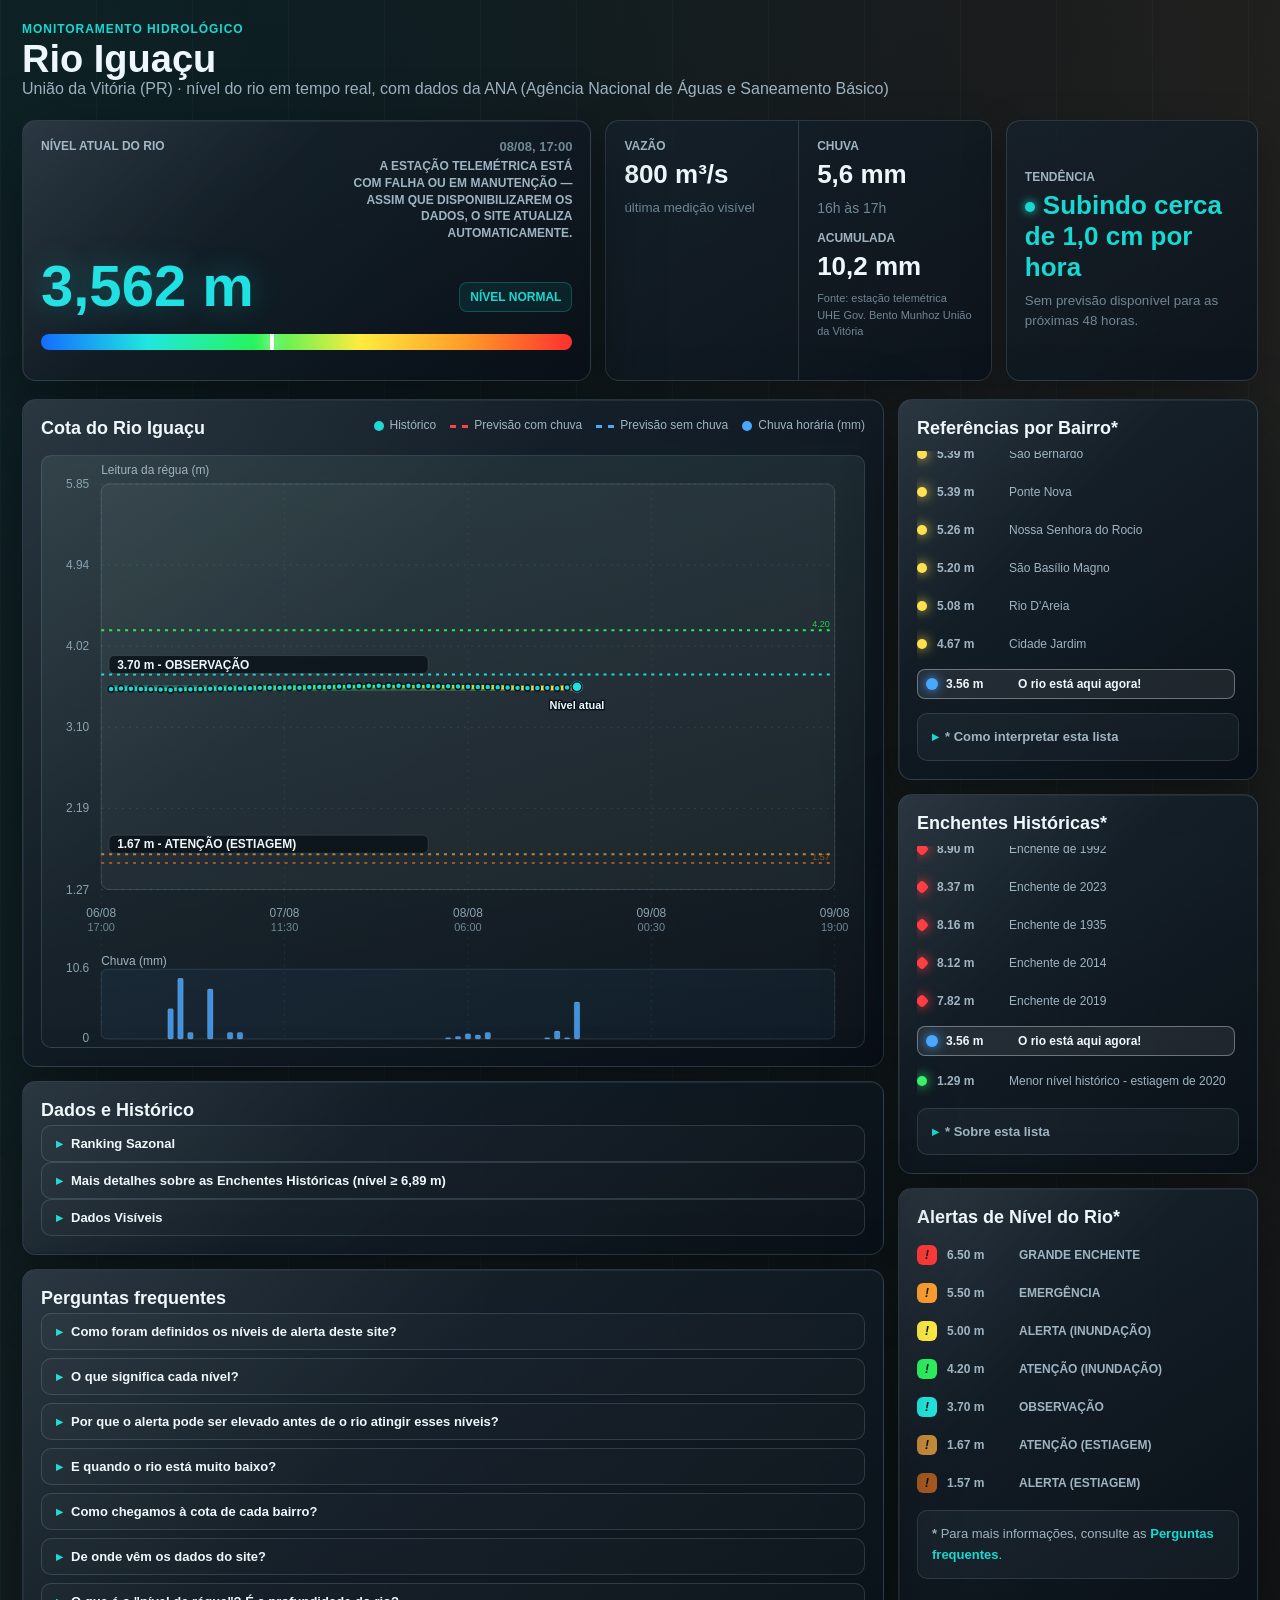
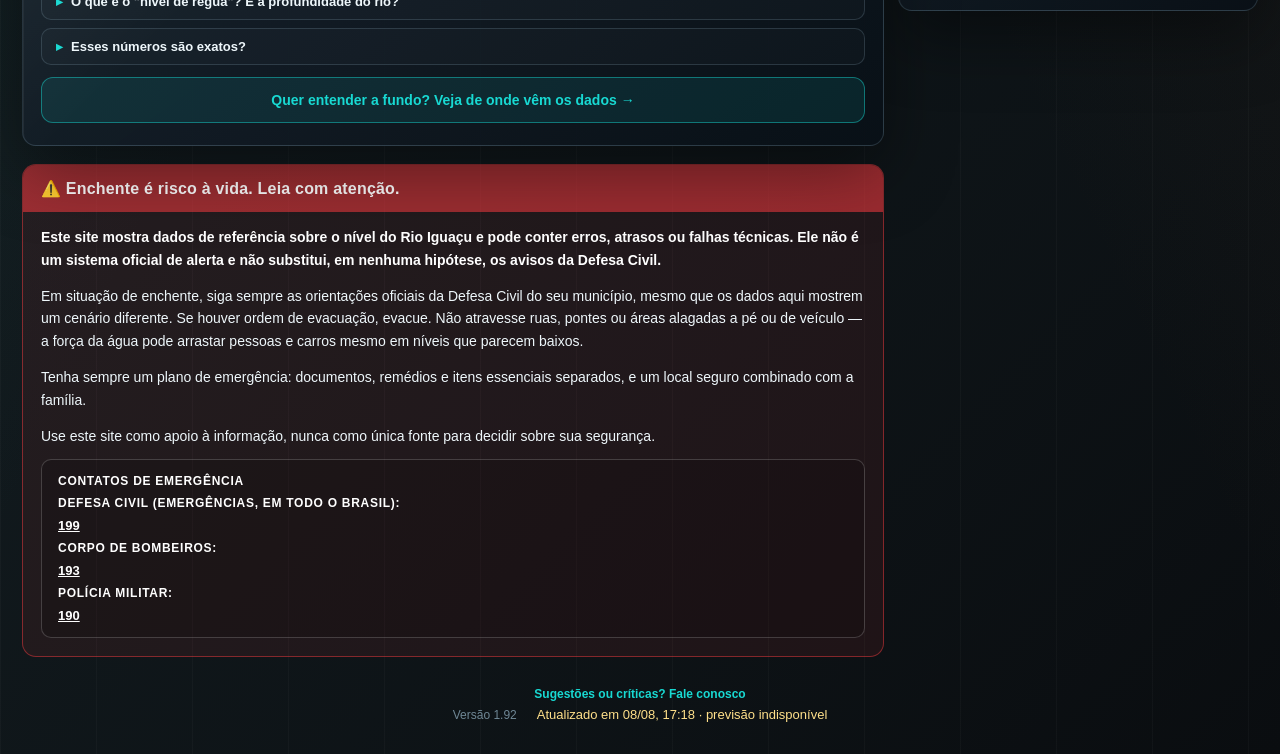
<file: public/index.html>
<!doctype html>
<html lang="pt-BR">
<head>
<meta charset="utf-8">
<meta name="viewport" content="width=device-width, initial-scale=1">
<title>Nível do Rio Iguaçu Hoje - União da Vitória e Porto União | Monitor em Tempo Real</title>
<meta name="description" content="Nível do Rio Iguaçu em tempo real em União da Vitória (PR) e Porto União (SC): cota atual, vazão, chuva, previsão de 48h e alertas de enchente, com dados oficiais da ANA.">
<link rel="canonical" href="https://rioiguacu.com/">
<link rel="icon" href="/favicon.ico" sizes="any">
<link rel="icon" type="image/png" sizes="32x32" href="/favicon-32x32.png">
<link rel="icon" type="image/png" sizes="16x16" href="/favicon-16x16.png">
<link rel="apple-touch-icon" sizes="180x180" href="/apple-touch-icon.png">
<link rel="icon" type="image/png" sizes="192x192" href="/android-chrome-192x192.png">
<link rel="icon" type="image/png" sizes="512x512" href="/android-chrome-512x512.png">
<meta property="og:type" content="website">
<meta property="og:url" content="https://rioiguacu.com/">
<meta property="og:title" content="Rio Iguaçu Hoje: nível, vazão, chuva e alerta de enchente em tempo real">
<meta property="og:description" content="Site gratuito e público pra acompanhar o Rio Iguaçu em União da Vitória (PR) e Porto União (SC): cota atual, vazão, chuva, previsão de 48h e alertas de enchente, com dados oficiais da ANA, atualizados a cada 5 minutos.">
<meta property="og:image" content="https://rioiguacu.com/og-image.png">
<meta property="og:image:width" content="630">
<meta property="og:image:height" content="630">
<meta property="og:image:alt" content="Logo do Rio Iguaçu Hoje">
<meta property="og:locale" content="pt_BR">
<meta name="twitter:card" content="summary">
<meta name="twitter:title" content="Rio Iguaçu Hoje: nível, vazão, chuva e alerta de enchente em tempo real">
<meta name="twitter:description" content="Site gratuito e público pra acompanhar o Rio Iguaçu em União da Vitória (PR) e Porto União (SC): cota atual, vazão, chuva, previsão de 48h e alertas de enchente, com dados oficiais da ANA.">
<meta name="twitter:image" content="https://rioiguacu.com/og-image.png">
<link rel="stylesheet" href="styles.css?v=1.93">
<script type="application/ld+json">
{
"@context": "https://schema.org",
"@type": "WebSite",
"name": "Monitor Rio Iguaçu",
"url": "https://rioiguacu.com/",
"description": "Monitoramento em tempo real do nível do Rio Iguaçu em União da Vitória (PR) e Porto União (SC), com dados oficiais da ANA (Agência Nacional de Águas e Saneamento Básico).",
"inLanguage": "pt-BR",
"about": {
"@type": "Place",
"name": "Rio Iguaçu em União da Vitória e Porto União"
}
}
</script>
</head>
<body>
<main class="shell">
<header class="topbar">
<div>
<p class="eyebrow">Monitoramento Hidrológico</p>
<h1>Rio Iguaçu</h1>
<p class="subtitle">União da Vitória (PR) · nível do rio em tempo real, com dados da ANA (Agência Nacional de Águas e Saneamento Básico)</p>
<p class="source-note" id="sourceNote"></p>
</div>
</header>

<section class="hero-grid">
<article class="level-card depth" data-nosnippet>
<div class="card-head">
<span>Nível atual do rio</span>
<div class="card-head-time">
<strong id="lastTime">--/-- --:--</strong>
<span id="delayWarning" class="delay-warning" hidden>A estação telemétrica está com falha ou em manutenção — assim que disponibilizarem os dados, o site atualiza automaticamente.</span>
</div>
</div>
<div class="level-wrap">
<div id="levelValue" class="level-value">--,-- m</div>
<div id="levelBadge" class="level-badge">Aguardando dados</div>
</div>
<div class="gauge">
<div class="gauge-fill"></div>
<div id="gaugeMarker" class="gauge-marker"></div>
</div>
</article>

<article class="metric-card metric-split" data-nosnippet>
<div class="metric-block">
<span>Vazão</span>
<strong id="flowValue">-- m³/s</strong>
<small>última medição visível</small>
</div>
<div class="metric-block">
<span>Chuva</span>
<strong id="rainValue">-- mm</strong>
<small id="rainHora" class="rain-hora">--h às --h</small>
<span class="rain-accum-label">Acumulada</span>
<strong id="rainAccum">-- mm</strong>
<small class="rain-fonte">Fonte: estação telemétrica UHE Gov. Bento Munhoz União da Vitória</small>
</div>
</article>

<article class="metric-card" data-nosnippet>
<span>Tendência</span>
<strong id="trendValue">--</strong>
<small id="forecastAlert">previsão em análise</small>
</article>
</section>

<section class="main-grid">
<article class="chart-panel depth">
<div class="panel-title">
<div>
<h2>Cota do Rio Iguaçu</h2>
</div>
<div class="legend-mini">
<span><i class="dot history"></i>Histórico</span>
<span id="legendForecastSingle" hidden><i class="line wet"></i>Previsão</span>
<span id="legendForecastWet"><i class="line wet"></i>Previsão com chuva</span>
<span id="legendForecastDry"><i class="line dry"></i>Previsão sem chuva</span>
<span><i class="dot rain"></i>Chuva horária (mm)</span>
</div>
</div>
<div class="chart-wrap">
<div id="chart" class="chart"></div>
<div id="chartTooltip" class="chart-tooltip" hidden></div>
</div>
<pre id="diagnosticBox" class="diagnostic" hidden></pre>
</article>

<aside class="side-panel">
<article class="references depth">
<h2>Referências por Bairro*</h2>
<div id="bairrosList" class="reference-list"></div>
<details class="reference-note">
<summary><span class="note-mark">*</span> Como interpretar esta lista</summary>
<p>A cota de cada bairro mostra com quantos metros na régua do rio a água começa a alcançar os primeiros terrenos daquele bairro (as partes mais baixas). É um valor aproximado e estimado — não deve ser tomado como certeza: a situação real pode variar conforme a localização e a altura do seu terreno dentro do bairro — há casas que a água alcança antes, e outras bem depois. O cálculo usa os endereços do Censo do IBGE e o mapa de altitudes do terreno do Governo do Paraná. Estas informações não substituem os avisos oficiais: em caso de emergência, siga sempre a Defesa Civil (fone 199).</p>
</details>
</article>
<article class="references depth">
<h2>Enchentes Históricas*</h2>
<div id="enchentesList" class="reference-list"></div>
<details class="reference-note">
<summary><span class="note-mark">*</span> Sobre esta lista</summary>
<p>Maiores enchentes já registradas e o menor nível histórico, para comparação com o nível atual do rio.</p>
</details>
</article>
<article class="alerts depth">
<h2>Alertas de Nível do Rio*</h2>
<div id="alertList" class="alert-list"></div>
<p class="reference-note"><span class="note-mark">*</span> Para mais informações, consulte as <a href="#faqSection">Perguntas frequentes</a>.</p>
</article>
</aside>

<section class="tabs-panel depth">
<h2>Dados e Histórico</h2>
<div class="faq-list">

<details class="faq-item">
<summary>Ranking Sazonal</summary>
<div class="ranking-grid" style="margin-top:10px;">
<p class="subtitle rank-sub-1" style="margin-bottom:6px;"><strong>Todos os anos</strong> — em que mês o rio atingiu o pico de cada ano (o nível mais alto do ano) · 1930–2025</p>
<div class="table-wrap table-wrap-full rank-table-1">
<table>
<thead><tr><th>Mês</th><th>Anos em que foi o pico do ano</th></tr></thead>
<tbody>
<tr><td>Outubro</td><td>20</td></tr>
<tr><td>Junho</td><td>13</td></tr>
<tr><td>Julho</td><td>9</td></tr>
<tr><td>Maio</td><td>8</td></tr>
<tr><td>Agosto</td><td>8</td></tr>
<tr><td>Dezembro</td><td>8</td></tr>
<tr><td>Janeiro</td><td>7</td></tr>
<tr><td>Setembro</td><td>7</td></tr>
<tr><td>Março</td><td>5</td></tr>
<tr><td>Fevereiro</td><td>4</td></tr>
<tr><td>Novembro</td><td>4</td></tr>
<tr><td>Abril</td><td>3</td></tr>
</tbody>
</table>
</div>
<p class="subtitle rank-sub-2" style="margin-bottom:6px;"><strong>Só as grandes enchentes</strong> — em que mês ocorreu o pico de cada episódio de cheia (nível ≥ 6,89 m) · 1930–2025</p>
<div class="table-wrap table-wrap-full rank-table-2">
<table>
<thead><tr><th>Mês</th><th>Episódios de cheia (≥6,89 m)</th></tr></thead>
<tbody>
<tr><td>Outubro</td><td>4</td></tr>
<tr><td>Junho</td><td>3</td></tr>
<tr><td>Janeiro</td><td>1</td></tr>
<tr><td>Maio</td><td>1</td></tr>
<tr><td>Julho</td><td>1</td></tr>
<tr><td>Agosto</td><td>1</td></tr>
<tr><td>Setembro</td><td>1</td></tr>
<tr><td>Fevereiro</td><td>0</td></tr>
<tr><td>Março</td><td>0</td></tr>
<tr><td>Abril</td><td>0</td></tr>
<tr><td>Novembro</td><td>0</td></tr>
<tr><td>Dezembro</td><td>0</td></tr>
</tbody>
</table>
</div>
</div>
<p class="reference-note">Fonte: ANA/HidroWeb (estação 65310000, série histórica 1930–2023) e estação telemétrica 65310001 (2024 em diante).</p>
</details>

<details class="faq-item">
<summary>Mais detalhes sobre as Enchentes Históricas (nível ≥ 6,89 m)</summary>
<p class="subtitle" style="margin:10px 0 10px;">Todos os episódios de enchente registrados desde 1930: data de início e fim, duração e o dia em que o rio atingiu o pico.</p>
<div class="table-wrap table-wrap-full">
<table>
<thead>
<tr>
<th>Início</th>
<th>Fim</th>
<th>Duração (dias)</th>
<th>Nível de pico (m)</th>
<th>Data do pico</th>
<th>Mês do pico</th>
</tr>
</thead>
<tbody>
<tr>
<td>08/07/1983</td>
<td>06/08/1983</td>
<td>30</td>
<td>10,42 m</td>
<td>18/07/1983</td>
<td>Julho</td>
</tr>
<tr>
<td>30/05/1992</td>
<td>17/06/1992</td>
<td>19</td>
<td>8,90 m</td>
<td>08/06/1992</td>
<td>Junho</td>
</tr>
<tr>
<td>10/10/2023</td>
<td>17/11/2023</td>
<td>39</td>
<td>8,37 m</td>
<td>20/10/2023</td>
<td>Outubro</td>
</tr>
<tr>
<td>09/10/1935</td>
<td>25/10/1935</td>
<td>17</td>
<td>8,16 m</td>
<td>17/10/1935</td>
<td>Outubro</td>
</tr>
<tr>
<td>09/06/2014</td>
<td>23/06/2014</td>
<td>15</td>
<td>8,12 m</td>
<td>17/06/2014</td>
<td>Junho</td>
</tr>
<tr>
<td>06/06/2019</td>
<td>11/06/2019</td>
<td>6</td>
<td>7,82 m</td>
<td>08/06/2019</td>
<td>Junho</td>
</tr>
<tr>
<td>03/08/1957</td>
<td>22/08/1957</td>
<td>20</td>
<td>7,28 m</td>
<td>20/08/1957</td>
<td>Agosto</td>
</tr>
<tr>
<td>05/10/1993</td>
<td>10/10/1993</td>
<td>6</td>
<td>7,25 m</td>
<td>06/10/1993</td>
<td>Outubro</td>
</tr>
<tr>
<td>07/10/1998</td>
<td>15/10/1998</td>
<td>9</td>
<td>7,19 m</td>
<td>12/10/1998</td>
<td>Outubro</td>
</tr>
<tr>
<td>08/05/2010</td>
<td>09/05/2010</td>
<td>2</td>
<td>7,00 m</td>
<td>08/05/2010</td>
<td>Maio</td>
</tr>
<tr>
<td>17/09/1957</td>
<td>25/09/1957</td>
<td>9</td>
<td>6,95 m</td>
<td>24/09/1957</td>
<td>Setembro</td>
</tr>
<tr>
<td>13/01/1971</td>
<td>13/01/1971</td>
<td>1</td>
<td>6,89 m</td>
<td>13/01/1971</td>
<td>Janeiro</td>
</tr>
</tbody>
</table>
</div>
<p class="reference-note">Critério: nível ≥ 6,89 m (cheia de 10 anos / limite de zoneamento, SEC-CORPRERI). Dias com esse nível a até 15 dias de intervalo foram agrupados no mesmo episódio. Fonte: ANA/HidroWeb (estação 65310000, série histórica 1930–2023) e estação telemétrica 65310001 (2024 em diante).</p>
</details>

<details class="faq-item" data-nosnippet>
<summary>Dados Visíveis <span id="sourceLabel"></span></summary>
<div class="table-wrap">
<table>
<thead>
<tr>
<th>Data/hora</th>
<th>Régua</th>
<th>Vazão</th>
<th>Chuva</th>
<th>Acum.</th>
</tr>
</thead>
<tbody id="dataRows"></tbody>
</table>
</div>
</details>

</div>
</section>

<section class="faq-panel depth" id="faqSection">
<h2>Perguntas frequentes</h2>
<div class="faq-list">
<details class="faq-item">
<summary>Como foram definidos os níveis de alerta deste site?</summary>
<p>A partir do histórico real do Rio Iguaçu em União da Vitória: quase um século de medições diárias da ANA. Quanto mais raro um nível foi ao longo desse histórico, mais alto o degrau de alerta que ele recebe.</p>
<details>
<summary>Ver metodologia</summary>
<p>Os níveis foram definidos por análise estatística da série histórica de medições diárias do Rio Iguaçu em União da Vitória, mantida pela Agência Nacional de Águas e Saneamento Básico (ANA) desde 1930 — mais de 35 mil registros diários de nível de régua, disponíveis publicamente no portal HidroWeb (estação 65310000).</p>
<p>Dessa série foram calculados dois parâmetros fundamentais: a <strong>média histórica</strong>, de 2,67 m, e o <strong>desvio padrão</strong>, de 1,08 m — medida estatística que expressa quanto o nível do rio costuma variar em torno da média. Aplicando o modelo da <strong>distribuição normal</strong>, ferramenta clássica da estatística para descrever fenômenos naturais, cada nível de alerta corresponde a um grau crescente de afastamento do comportamento habitual do rio — e, portanto, a um grau crescente de raridade.</p>
<p>Como rios não seguem perfeitamente a distribuição normal — o Iguaçu possui um piso físico próximo de 1,30 m, mas não possui teto nas enchentes —, cada limiar foi verificado também por contagem direta na série histórica: a frequência real com que aquele nível foi atingido em 96 anos de medições. Os dois métodos convergem, e são as frequências reais que apresentamos a seguir, por serem verificáveis por qualquer pessoa a partir dos dados públicos.</p>
<p>Os dois limiares de estiagem — Atenção (Estiagem), em 1,67 m, e Alerta (Estiagem), em 1,57 m — não seguem esse modelo estatístico: eles vêm do Sistema de Informações Hidrológicas (Hidroinfo Paraná) do Instituto Água e Terra (IAT), que classifica o status de estiagem por estação usando limiares próprios definidos pelo órgão. A estação de referência do IAT para União da Vitória é a mesma estação telemétrica usada neste site (código ANA 65310001).</p>
</details>
</details>

<details class="faq-item">
<summary>O que significa cada nível?</summary>
<p><strong>Observação — 3,70 m · 15% dos dias da história.</strong> Corresponde à média histórica acrescida de um desvio padrão (2,67 + 1,08): o rio deixou sua faixa habitual de operação. Não há efeito sobre áreas urbanas; é o ponto em que o acompanhamento diário passa a ser recomendado.</p>
<p><strong>Atenção — 4,20 m · 10% dos dias da história.</strong> É também o primeiro nível em que o banco de cotas do projeto identifica um endereço com terreno abaixo da linha d'água.</p>
<p><strong>Alerta — 5,00 m · 5% dos dias da história.</strong> Corresponde à média acrescida de dois desvios padrão — na distribuição normal, o limiar clássico de anormalidade estatística. No banco de cotas do projeto, cerca de 50 endereços apresentam terreno abaixo da linha d'água nesta marca.</p>
<p><strong>Emergência — 5,50 m · 2,5% dos dias da história.</strong> Neste nível, o banco de cotas registra uma mudança de escala: o número de endereços com terreno abaixo da linha d'água salta para aproximadamente 380 — mais de 1% dos endereços da cidade. O atingimento deixa de ser pontual: em alguns bairros já aparecem vários pontos de alagamento.</p>
<p><strong>Grande enchente — 6,50 m · menos de 1% dos dias da história.</strong> Aproximadamente 1 em cada 10 endereços da cidade apresenta terreno abaixo da linha d'água (2,5 mil endereços no banco do projeto) — evento raro, mas com atingimento em larga escala quando ocorre.</p>
</details>

<details class="faq-item">
<summary>Por que o alerta pode ser elevado antes de o rio atingir esses níveis?</summary>
<p>Porque a série histórica demonstra que o Iguaçu é capaz de subidas abruptas: 1,78 m em 24 horas (1992) e 3,34 m em 48 horas (2014). Por essa razão, o site monitora também a velocidade de elevação. Quando o rio sobe 0,85 m ou mais em 24 horas — taxa superada em apenas 1% de todas as subidas registradas desde 1930 —, o alerta é elevado em um degrau, independentemente do nível absoluto da régua.</p>
</details>

<details class="faq-item">
<summary>E quando o rio está muito baixo?</summary>
<p>Níveis inferiores a 1,50 m caracterizam estiagem — condição registrada em apenas 2,5% dos dias desde 1930. Foram 59 episódios de estiagem em 96 anos, concentrados quase sempre entre o outono e o início da primavera. A mais longa ocorreu em 2006, com 122 dias; o mínimo histórico é de 1,30 m, registrado em 2020.</p>
</details>

<details class="faq-item">
<summary>Como chegamos à cota de cada bairro?</summary>
<p>Para cada bairro, reunimos todos os seus endereços registrados no Censo do IBGE e associamos a cada um a altitude do terreno, obtida do mapeamento oficial do relevo do Paraná. A cota publicada é o nível de régua em que <strong>1% dos endereços do bairro</strong> fica com o terreno abaixo da linha d'água.</p>
<p>Por que 1%, e não o terreno mais baixo do bairro? Porque o ponto mais baixo é, quase sempre, uma exceção isolada — um terreno encostado no rio, uma faixa de margem — e usá-lo como referência distorceria o número, sugerindo que o bairro inteiro é atingido muito antes do que a realidade mostra. O corte de 1% deixa essas exceções ribeirinhas para trás e marca o ponto em que a água começa, de fato, a alcançar os primeiros terrenos representativos do bairro. A cota só é publicada para bairros com quantidade suficiente de endereços para o cálculo ser estatisticamente válido.</p>
<p>É um valor aproximado e estimado — não deve ser tomado como certeza. A situação real varia conforme a localização e a altura de cada terreno dentro do bairro: há casas que a água alcança antes, e outras bem depois.</p>
</details>

<details class="faq-item">
<summary>De onde vêm os dados do site?</summary>
<p><strong>Nível do rio:</strong> da Agência Nacional de Águas e Saneamento Básico (ANA), autarquia federal responsável pela rede nacional de monitoramento dos rios brasileiros. A estação telemétrica de União da Vitória (código 65310001) mede o nível a cada hora desde 2024 e é ela que permite ao site mostrar o rio "agora"; a estação fluviométrica (código 65310000), com série contínua entre 1930 e 2023 e mais de 35 mil dias de registro, sustenta os níveis de alerta e as estatísticas históricas do site. Ambas ficam publicadas no HidroWeb, o portal público de dados da ANA, e todos os cálculos deste site podem ser reproduzidos a partir dessas bases.</p>
<p><strong>Previsão de 48 horas:</strong> não é um cálculo feito por este site, mas também não é um alerta oficial da Defesa Civil.</p>
<p><strong>Endereços:</strong> do Cadastro Nacional de Endereços para Fins Estatísticos (CNEFE), mantido pelo IBGE e atualizado a cada Censo — sempre de forma agregada, sem identificar moradores.</p>
<p><strong>Altitude dos terrenos:</strong> do mapeamento oficial do relevo publicado no GeoPR, portal do Instituto Água e Terra (IAT), órgão do Governo do Paraná responsável pelo meio ambiente e pelos recursos hídricos do estado. O levantamento é aerofotogramétrico a laser, de 2012, com margem de erro que pode alcançar dezenas de centímetros — por isso as cotas por bairro são tratadas como estimativas, com verificação de campo em andamento.</p>
</details>

<details class="faq-item">
<summary>O que é o "nível de régua"? É a profundidade do rio?</summary>
<p>Não é profundidade. A régua é uma escala fixada na margem, e o "zero" dela não é o fundo do rio: é um ponto de referência fixo, escolhido abaixo do nível das águas mais baixas. O que o site mostra — "rio a 4,00 m" — é a altura da água acima desse zero.</p>
<p>O zero da régua de União da Vitória está na cota altimétrica de 739,61 m (altitude em relação à referência oficial de nível do mar usada no Brasil). Isso permite a conversão que sustenta todo o estudo: rio a 4,00 m de régua significa água na altitude de 743,61 m. Como a altitude dos terrenos da cidade é medida na mesma referência, dá para comparar diretamente o nível do rio com a altura de cada bairro — é assim que nascem as cotas por bairro exibidas no site.</p>
</details>

<details class="faq-item">
<summary>Esses números são exatos?</summary>
<p>Os níveis do rio, sim — provêm das medições oficiais da ANA. As cotas de terreno, contudo, são estimativas: derivam do levantamento cartográfico do GeoPR/IAT, cuja margem de erro pode alcançar dezenas de centímetros, os terrenos variam dentro de uma mesma rua, e a verificação de campo encontra-se em andamento. As contagens de endereços devem, portanto, ser lidas como ordens de grandeza — não como afirmação sobre qualquer imóvel específico. Estes níveis constituem referência de planejamento, não garantia. Em situação de cheia, prevalecem as orientações dos órgãos oficiais de proteção e defesa civil.</p>
</details>

<a href="estudo.html" class="faq-cta-button">Quer entender a fundo? Veja de onde vêm os dados →</a>
</div>
</section>
</section>

<div class="safety-warning">
<h3>⚠️ Enchente é risco à vida. Leia com atenção.</h3>
<p>Este site mostra dados de referência sobre o nível do Rio Iguaçu e pode conter erros, atrasos ou falhas técnicas. Ele não é um sistema oficial de alerta e não substitui, em nenhuma hipótese, os avisos da Defesa Civil.</p>
<p>Em situação de enchente, siga sempre as orientações oficiais da Defesa Civil do seu município, mesmo que os dados aqui mostrem um cenário diferente. Se houver ordem de evacuação, evacue. Não atravesse ruas, pontes ou áreas alagadas a pé ou de veículo — a força da água pode arrastar pessoas e carros mesmo em níveis que parecem baixos.</p>
<p>Tenha sempre um plano de emergência: documentos, remédios e itens essenciais separados, e um local seguro combinado com a família.</p>
<p>Use este site como apoio à informação, nunca como única fonte para decidir sobre sua segurança.</p>
<div class="safety-contacts">
<strong>Contatos de Emergência</strong>
<ul class="emergency-list">
<li><strong>Defesa Civil (emergências, em todo o Brasil):</strong> <a href="tel:199">199</a></li>
<li><strong>Corpo de Bombeiros:</strong> <a href="tel:193">193</a></li>
<li><strong>Polícia Militar:</strong> <a href="tel:190">190</a></li>
</ul>
</div>
</div>

<footer class="version-footer">
<div class="footer-contact"><a href="mailto:contato@rioiguacu.com">Sugestões ou críticas? Fale conosco</a></div>
<div class="footer-status">
<span>Versão 1.92</span>
<span id="visitCounter" class="visit-counter"></span>
<span id="syncStatus" class="sync">Iniciando...</span>
</div>
</footer>
</main>

<script src="app.js?v=1.95"></script>
</body>
</html>
</file>
<file: public/styles.css>
:root {
  color-scheme: dark;
  --bg: #0b1117;
  --bg2: #111b23;
  --panel: rgba(20, 31, 40, .86);
  --panel2: rgba(15, 23, 31, .94);
  --line: rgba(150, 186, 205, .20);
  --text: #eef7fb;
  --soft: #9fb4c1;
  --muted: #6f8795;
  --cyan: #18d9d2;
  --blue: #48a7ff;
  --green: #39f46b;
  --yellow: #ffe04a;
  --orange: #ff9f2e;
  --red: #ff3d42;
  --shadow: 0 24px 70px rgba(0, 0, 0, .42);
}

* {
  box-sizing: border-box;
}

body {
  margin: 0;
  min-height: 100vh;
  font-family: "Segoe UI", Arial, sans-serif;
  background:
    linear-gradient(115deg, rgba(36, 97, 83, .22), transparent 42%),
    linear-gradient(245deg, rgba(110, 67, 33, .18), transparent 44%),
    repeating-linear-gradient(90deg, rgba(255,255,255,.026) 0 1px, transparent 1px 96px),
    linear-gradient(135deg, #071019 0%, #121b1f 48%, #0a0d10 100%);
  color: var(--text);
}

.shell {
  width: min(1780px, 100%);
  margin: 0 auto;
  padding: 22px;
}

.topbar,
.hero-grid,
.main-grid {
  margin-bottom: 18px;
}

.topbar {
  display: flex;
  align-items: center;
  justify-content: space-between;
  gap: 18px;
}

.eyebrow {
  margin: 0 0 4px;
  color: var(--cyan);
  font-size: 12px;
  font-weight: 800;
  letter-spacing: .08em;
  text-transform: uppercase;
}

h1,
h2,
p {
  margin-top: 0;
}

h1 {
  margin-bottom: 2px;
  font-size: 38px;
  line-height: 1;
}

h2 {
  margin-bottom: 4px;
  font-size: 18px;
}

.subtitle {
  margin-bottom: 0;
  color: var(--soft);
}

.source-note {
  margin: 4px 0 0;
  color: var(--muted);
  font-size: 12px;
}

.actions {
  display: flex;
  align-items: center;
  gap: 12px;
}

.sync {
  color: var(--soft);
  font-size: 13px;
}

.primary-button {
  height: 38px;
  border: 1px solid rgba(24, 217, 210, .55);
  border-radius: 8px;
  padding: 0 18px;
  color: #031417;
  font-weight: 800;
  background: linear-gradient(135deg, #3fffe8, #69a9ff);
  box-shadow: 0 10px 26px rgba(24, 217, 210, .20);
  cursor: pointer;
}

.primary-button:disabled {
  opacity: .65;
  cursor: wait;
}

.depth {
  position: relative;
  border: 1px solid var(--line);
  border-radius: 14px;
  background: linear-gradient(145deg, rgba(26, 39, 50, .92), rgba(9, 16, 23, .94));
  box-shadow: var(--shadow), inset 1px 1px 0 rgba(255, 255, 255, .07);
}

.depth::before {
  content: "";
  position: absolute;
  inset: 1px;
  border-radius: 12px;
  pointer-events: none;
  background: linear-gradient(135deg, rgba(255, 255, 255, .08), transparent 38%);
}

.hero-grid {
  display: grid;
  grid-template-columns: minmax(360px, 1.4fr) minmax(280px, .95fr) minmax(180px, .62fr);
  gap: 14px;
}

.level-card,
.metric-card,
.chart-panel,
.references,
.alerts,
.table-panel {
  padding: 18px;
}

.card-head,
.panel-title {
  display: flex;
  justify-content: space-between;
  gap: 14px;
}

.card-head span,
.metric-card span {
  color: var(--soft);
  font-size: 12px;
  font-weight: 800;
  text-transform: uppercase;
}

.card-head strong {
  color: var(--muted);
  font-size: 13px;
}

.card-head-time {
  display: flex;
  flex-direction: column;
  align-items: flex-end;
  gap: 4px;
}

.delay-warning {
  color: var(--muted);
  font-size: 12px;
  font-weight: 400;
  text-align: right;
  max-width: 220px;
  line-height: 1.4;
}

.level-wrap {
  display: flex;
  align-items: end;
  justify-content: space-between;
  gap: 12px;
  margin-top: 18px;
}

.level-value {
  font-size: 58px;
  line-height: .9;
  font-weight: 900;
  color: var(--cyan);
  text-shadow: 0 0 30px rgba(24, 217, 210, .32);
}

.level-badge {
  max-width: 270px;
  border: 1px solid rgba(24, 217, 210, .26);
  border-radius: 8px;
  padding: 7px 10px;
  color: var(--cyan);
  background: rgba(24, 217, 210, .08);
  font-size: 12px;
  font-weight: 800;
  text-align: right;
}

.level-badge.badge-moderada {
  border-color: rgba(255, 224, 74, .5);
  color: var(--yellow);
  background: rgba(255, 224, 74, .12);
}

.level-badge.badge-alta {
  border-color: rgba(255, 159, 46, .55);
  color: var(--orange);
  background: rgba(255, 159, 46, .14);
}

.level-badge.badge-estiagem-atencao {
  border-color: rgba(198, 140, 58, .55);
  color: rgb(210, 160, 90);
  background: rgba(198, 140, 58, .14);
}

.level-badge.badge-estiagem-alerta {
  border-color: rgba(168, 90, 34, .6);
  color: rgb(196, 120, 60);
  background: rgba(168, 90, 34, .16);
}

.level-badge.badge-muito-alta {
  border-color: rgba(255, 61, 66, .6);
  color: var(--red);
  background: rgba(255, 61, 66, .16);
}

.level-badge.badge-observacao {
  border-color: rgba(72, 167, 255, .5);
  color: var(--blue);
  background: rgba(72, 167, 255, .12);
}

.level-badge.badge-critico {
  display: flex;
  align-items: center;
  justify-content: flex-end;
  gap: 7px;
  border-color: rgba(255, 61, 66, .75);
  color: var(--red);
  background: rgba(255, 61, 66, .18);
  animation: badge-critico-pulse 1s ease-in-out infinite;
}

.siren-dot {
  display: inline-block;
  flex: none;
  width: 11px;
  height: 11px;
  border-radius: 50%;
  animation: siren-flash .6s steps(2, start) infinite;
}

@keyframes siren-flash {
  0% { background: #ff3d42; box-shadow: 0 0 8px #ff3d42, 0 0 16px rgba(255, 61, 66, .8); }
  50% { background: #2b6bff; box-shadow: 0 0 8px #2b6bff, 0 0 16px rgba(43, 107, 255, .8); }
}

@keyframes badge-critico-pulse {
  0%, 100% { box-shadow: 0 0 0 rgba(255, 61, 66, 0); }
  50% { box-shadow: 0 0 20px rgba(255, 61, 66, .5); }
}

.gauge {
  position: relative;
  height: 16px;
  margin: 22px 0 12px;
  border-radius: 999px;
  background: #13202a;
  box-shadow: inset 0 2px 8px rgba(0, 0, 0, .55);
  overflow: hidden;
}

.gauge-fill {
  position: absolute;
  inset: 0;
  background: linear-gradient(90deg, #156cff, #20e7e0, #28f45e, #ffec3f, #ff9c28, #ff3030);
}

.gauge-marker {
  position: absolute;
  top: -4px;
  width: 4px;
  height: 24px;
  border-radius: 4px;
  background: #fff;
  box-shadow: 0 0 14px rgba(255, 255, 255, .8);
}
.gauge-ticks {
  position: relative;
  height: 14px;
  margin: 2px 0 4px;
}

.gauge-ticks span {
  position: absolute;
  top: 0;
  transform: translateX(-50%);
  font-size: 10px;
  font-weight: 700;
  color: var(--muted);
  white-space: nowrap;
}

.gauge-ticks span:first-child {
  transform: none;
}

.gauge-ticks span:last-child {
  transform: translateX(-100%);
}

.situation {
  margin-bottom: 0;
  color: var(--soft);
  font-size: 13px;
}

.metric-card {
  display: flex;
  flex-direction: column;
  justify-content: center;
  border: 1px solid var(--line);
  border-radius: 14px;
  background: linear-gradient(145deg, rgba(22, 34, 45, .78), rgba(12, 19, 27, .9));
  box-shadow: 0 16px 44px rgba(0, 0, 0, .28);
}


.metric-card strong {
  display: block;
  margin: 6px 0 8px;
  font-size: 26px;
}

.metric-card small {
  color: var(--muted);
  line-height: 1.5;
}


.rain-hora {
  display: block;
  font-size: 14px;
}


.rain-accum-label {
  margin-top: 12px;
}


.rain-fonte {
  display: block;
  font-size: 11px;
  line-height: 1.4;
}

.metric-split {
  flex-direction: row;
  padding: 0;
}


.metric-block {
  flex: 1;
  min-width: 0;
  padding: 18px;
  display: flex;
  flex-direction: column;
  justify-content: flex-start;
}

.metric-block:first-child {
  border-right: 1px solid var(--line);
}

.trend-dot {
  display: inline-block;
  width: 10px;
  height: 10px;
  margin-right: 8px;
  border-radius: 50%;
  vertical-align: middle;
  box-shadow: 0 0 10px currentColor;
}

.main-grid {
  display: grid;
  grid-template-columns: minmax(720px, 1fr) 360px;
  grid-template-areas:
    "chart side"
    "history side"
    "faq side";
  align-items: start;
  gap: 14px;
}

.chart-panel {
  grid-area: chart;
  min-height: 570px;
}

.side-panel {
  grid-area: side;
}

.tabs-panel {
  grid-area: history;
}

.faq-panel {
  grid-area: faq;
}

.panel-title {
  align-items: start;
  margin-bottom: 12px;
}

.panel-title p {
  color: var(--soft);
  font-size: 13px;
  margin-bottom: 0;
}

.legend-mini {
  display: flex;
  flex-wrap: wrap;
  justify-content: end;
  gap: 8px 14px;
  min-width: 260px;
  color: var(--soft);
  font-size: 12px;
}

.dot,
.line {
  display: inline-block;
  margin-right: 6px;
  vertical-align: middle;
}

.dot {
  width: 10px;
  height: 10px;
  border-radius: 50%;
}

.history {
  background: var(--cyan);
}

.rain {
  background: var(--blue);
}

.line {
  width: 18px;
  border-top: 3px dashed currentColor;
}

.wet {
  color: var(--red);
}

.dry {
  color: var(--blue);
}

.chart-wrap {
  position: relative;
}

.chart {
  height: 485px;
  border: 1px solid rgba(150, 186, 205, .18);
  border-radius: 10px;
  background: linear-gradient(180deg, rgba(184, 248, 224, .08), rgba(255, 255, 255, .02));
  overflow: hidden;
}

.chart svg {
  width: 100%;
  height: 100%;
  display: block;
}

.chart-hit {
  cursor: pointer;
}

.chart-tooltip {
  position: absolute;
  pointer-events: none;
  transform: translate(-50%, -100%);
  background: rgba(8, 16, 22, .94);
  border: 1px solid rgba(255, 255, 255, .16);
  border-radius: 7px;
  padding: 7px 11px;
  font-size: 12px;
  line-height: 1.5;
  color: var(--text);
  white-space: nowrap;
  z-index: 5;
  box-shadow: 0 6px 18px rgba(0, 0, 0, .4);
}

.chart-tooltip strong {
  color: var(--cyan);
  font-size: 14px;
}

.chart-tooltip span {
  color: var(--soft);
}

.side-panel {
  display: grid;
  gap: 14px;
}

.reference-list,
.alert-list {
  display: grid;
  gap: 8px;
  margin-top: 12px;
}

.reference-list {
  max-height: 250px;
  overflow-y: auto;
  padding-right: 4px;
  scrollbar-width: thin;
  scrollbar-color: rgba(180, 215, 230, .35) transparent;
}

.reference-list::-webkit-scrollbar {
  width: 6px;
}

.reference-list::-webkit-scrollbar-thumb {
  background: rgba(180, 215, 230, .35);
  border-radius: 6px;
}

.ref-row,
.alert-row {
  display: grid;
  grid-template-columns: 12px 64px 1fr;
  align-items: center;
  gap: 8px;
  min-height: 30px;
  color: var(--soft);
  font-size: 12px;
}

.swatch {
  width: 10px;
  height: 10px;
  border-radius: 50%;
  box-shadow: 0 0 12px currentColor;
}

.swatch-event {
  border-radius: 3px;
  transform: rotate(45deg);
}

.nowrap {
  white-space: nowrap;
}

.reference-note {
  margin-top: 12px;
  padding: 12px 14px;
  border-radius: 10px;
  background: rgba(159, 180, 193, .06);
  border: 1px solid rgba(180, 215, 230, .14);
  font-size: 13px;
  line-height: 1.65;
  color: var(--soft);
}

.reference-note .note-mark {
  color: var(--soft);
  font-weight: 800;
}

.reference-note summary {
  cursor: pointer;
  font-weight: 700;
  color: var(--soft);
  list-style: none;
}

.reference-note summary::-webkit-details-marker {
  display: none;
}

.reference-note summary::before {
  content: "▸";
  display: inline-block;
  margin-right: 6px;
  color: var(--cyan);
  transition: transform .15s ease;
}

.reference-note[open] summary::before {
  transform: rotate(90deg);
}

.reference-note p {
  margin: 10px 0 0;
  text-align: justify;
}

.reference-note a {
  color: var(--cyan);
  font-weight: 800;
  text-decoration: none;
}

.reference-note a:hover {
  text-decoration: underline;
}

.faq-item p a {
  color: var(--cyan);
  font-weight: 800;
  text-decoration: none;
}

.faq-item p a:hover {
  text-decoration: underline;
}

.faq-cta-button {
  display: block;
  text-align: center;
  margin: 4px 0;
  padding: 14px 18px;
  border-radius: 12px;
  border: 1px solid rgba(24, 217, 210, .45);
  background: rgba(24, 217, 210, .10);
  color: var(--cyan);
  font-weight: 800;
  font-size: 14px;
  text-decoration: none;
  transition: background .15s ease, border-color .15s ease;
}

.faq-cta-button:hover {
  background: rgba(24, 217, 210, .18);
  border-color: rgba(24, 217, 210, .7);
}

.ref-row-current {
  position: relative;
  margin: 2px 0;
  padding: 6px 8px;
  border: 1px solid rgba(255, 255, 255, .35);
  border-radius: 8px;
  background: rgba(255, 255, 255, .08);
  color: var(--text);
  font-weight: 800;
  animation: current-pulse 2.2s ease-in-out infinite;
}

.ref-row-current strong {
  color: var(--text);
}

.ref-row-current span {
  color: var(--text);
}

.current-dot {
  width: 12px;
  height: 12px;
  animation: current-dot-pulse 1.6s ease-in-out infinite;
}

@keyframes current-pulse {
  0%, 100% { box-shadow: 0 0 0 rgba(255, 255, 255, 0); }
  50% { box-shadow: 0 0 18px rgba(255, 255, 255, .22); }
}

@keyframes current-dot-pulse {
  0%, 100% { transform: scale(1); }
  50% { transform: scale(1.35); }
}

.alert-row {
  grid-template-columns: 22px 64px 1fr;
  font-weight: 800;
}

.alert-icon {
  display: grid;
  place-items: center;
  width: 20px;
  height: 20px;
  border-radius: 6px;
  color: #06120b;
  background: var(--green);
}

.tabs-panel {
  padding: 18px;
}

.tabs-nav {
  display: flex;
  flex-wrap: wrap;
  gap: 8px;
}

.tab-btn {
  padding: 10px 16px;
  border-radius: 8px;
  border: 1px solid var(--line);
  background: rgba(255, 255, 255, .03);
  color: var(--soft);
  font-size: 13px;
  font-weight: 800;
  cursor: pointer;
  transition: background .15s ease, color .15s ease, border-color .15s ease;
}

.tab-btn:hover {
  color: var(--text);
  border-color: rgba(180, 215, 230, .35);
}

.tab-btn.active {
  color: #04141a;
  background: linear-gradient(135deg, #3fffe8, #69a9ff);
  border-color: transparent;
}

.tab-panel {
  margin-top: 16px;
}

.compact {
  align-items: center;
}

.compact a {
  color: var(--cyan);
  text-decoration: none;
  font-size: 13px;
  font-weight: 800;
}

#sourceLabel {
  font-size: 13px;
  font-weight: 400;
  color: var(--muted);
  opacity: .8;
}

.table-wrap {
  max-height: 310px;
  overflow: auto;
  border: 1px solid rgba(150, 186, 205, .16);
  border-radius: 10px;
}

.table-wrap-full {
  max-height: none;
  overflow-x: auto;
  overflow-y: visible;
}

.table-wrap-full th,
.table-wrap-full td {
  white-space: nowrap;
}

table {
  width: 100%;
  border-collapse: collapse;
  font-size: 13px;
}

th,
td {
  padding: 10px 12px;
  text-align: left;
  border-bottom: 1px solid rgba(150, 186, 205, .10);
}

th {
  position: sticky;
  top: 0;
  z-index: 1;
  color: var(--soft);
  background: #111c25;
  font-size: 11px;
  text-transform: uppercase;
}

td {
  color: #dce9ef;
}

.error {
  color: #ffb3b5;
}

.warning {
  color: #ffe08a;
}

.diagnostic {
  margin: 12px 0 0;
  max-height: 130px;
  overflow: auto;
  border: 1px solid rgba(255, 224, 138, .24);
  border-radius: 8px;
  padding: 10px;
  color: #ffe08a;
  background: rgba(35, 25, 8, .58);
  font-size: 12px;
  white-space: pre-wrap;
}

.current-point-ring {
  transform-box: fill-box;
  transform-origin: center;
  animation: current-point-ping 1.8s ease-out infinite;
}

.current-point-dot {
  transform-box: fill-box;
  transform-origin: center;
  animation: current-point-pulse 1.8s ease-in-out infinite;
}

.current-point-label {
  paint-order: stroke;
  stroke: rgba(7, 16, 25, .85);
  stroke-width: 3px;
  stroke-linejoin: round;
}

@keyframes current-point-ping {
  0% { transform: scale(1); opacity: .85; }
  100% { transform: scale(2.8); opacity: 0; }
}

@keyframes current-point-pulse {
  0%, 100% { transform: scale(1); }
  50% { transform: scale(1.3); }
}

.version-footer {
  display: flex;
  flex-direction: column;
  align-items: center;
  justify-content: center;
  gap: 6px;
  margin-top: 6px;
  padding: 10px;
  color: var(--muted);
  font-size: 12px;
}

.footer-status {
  display: flex;
  flex-wrap: wrap;
  align-items: center;
  justify-content: center;
  gap: 10px;
}

.version-footer a {
  color: var(--cyan);
  text-decoration: none;
  font-weight: 800;
}

.visit-counter {
  color: var(--muted);
  opacity: .85;
}

@media (max-width: 1120px) {
  .hero-grid,
  .main-grid {
    grid-template-columns: 1fr;
  }

  .topbar,
  .panel-title,
  .level-wrap {
    align-items: start;
    flex-direction: column;
  }

  .legend-mini {
    justify-content: start;
  }

  .main-grid {
    grid-template-columns: 1fr;
    grid-template-areas:
      "chart"
      "side"
      "history"
      "faq";
  }

}

@media (max-width: 640px) {
  .shell {
    padding: 12px;
  }

  h1 {
    font-size: 28px;
  }

  .level-value {
    font-size: 42px;
  }

  .level-badge {
    max-width: 100%;
    text-align: left;
  }

  .chart-panel {
    min-height: auto;
  }

  .chart {
    height: 320px;
  }

  .legend-mini {
    font-size: 11px;
    gap: 6px 10px;
  }

  .metric-split {
    flex-direction: row;
  }

  .metric-block {
    padding: 14px;
  }

  .metric-card strong {
    font-size: 22px;
  }

  .ref-row,
  .alert-row {
    grid-template-columns: 12px 54px 1fr;
    font-size: 11px;
  }
}

.safety-warning {
  background: rgba(255, 61, 66, .08);
  border: 1px solid rgba(255, 61, 66, .45);
  border-radius: 14px;
  margin-bottom: 20px;
  overflow: hidden;
  
  max-width: calc(100% - 374px);
}


@media (max-width: 1120px) {
  .safety-warning {
    max-width: none;
  }
}

.safety-warning h3 {
  margin: 0;
  padding: 14px 18px;
  background: rgba(255, 61, 66, .55);
  color: #fff;
  font-size: 16px;
  font-weight: 700;
  letter-spacing: .2px;
}

.safety-warning p {
  margin: 14px 18px 12px;
  color: var(--text);
  font-size: 14px;
  line-height: 1.6;
}

.safety-warning p:first-of-type {
  font-weight: 600;
  color: #fff;
}

.safety-warning p:last-child {
  margin-bottom: 12px;
}

.safety-contacts {
  margin: 4px 18px 18px;
  padding: 14px 16px;
  border: 1px solid rgba(255, 255, 255, .18);
  border-radius: 10px;
  background: rgba(0, 0, 0, .15);
}

.safety-contacts strong {
  display: block;
  margin-bottom: 8px;
  color: #fff;
  font-size: 12px;
  text-transform: uppercase;
  letter-spacing: .06em;
}

.safety-contacts .emergency-list {
  margin: 0;
}

.safety-contacts .emergency-list li {
  color: #fff;
}

.safety-contacts .emergency-list a {
  color: #fff;
  text-decoration: underline;
  font-weight: 800;
}

.safety-contacts .emergency-list a:hover {
  text-decoration: none;
}

.info-panel {
  padding: 18px;
  margin-bottom: 18px;
}

.faq-panel {
  padding: 18px;
}
.info-grid {
  display: grid;
  grid-template-columns: repeat(2, minmax(0, 1fr));
  gap: 24px;
  margin-top: 4px;
}

.ranking-grid {
  display: grid;
  grid-template-columns: repeat(2, minmax(0, 1fr));
  gap: 6px 18px;
  margin-top: 4px;
}


.rank-sub-1 { order: 1; }
.rank-sub-2 { order: 2; }
.rank-table-1 { order: 3; }
.rank-table-2 { order: 4; }

.ranking-grid table {
  font-size: 12px;
}

.ranking-grid th,
.ranking-grid td {
  padding: 7px 10px;
}

.info-col h3 {
  margin: 20px 0 8px;
  font-size: 14px;
  color: var(--cyan);
}

.info-col h3:first-child {
  margin-top: 0;
}

.info-col p {
  margin: 0 0 4px;
  color: var(--soft);
  font-size: 13px;
  line-height: 1.55;
}

.emergency-list {
  list-style: none;
  margin: 0 0 12px;
  padding: 0;
  display: grid;
  gap: 8px;
}

.emergency-list li {
  font-size: 13px;
  color: var(--soft);
}

.emergency-list a {
  color: var(--cyan);
  font-weight: 700;
  text-decoration: none;
}

.emergency-list a:hover {
  text-decoration: underline;
}

.emergency-note {
  color: var(--muted);
  font-size: 12px;
  line-height: 1.5;
}

.faq-panel .faq-list {
  display: grid;
  gap: 8px;
  margin-top: 4px;
}

.faq-item {
  border: 1px solid var(--line);
  border-radius: 10px;
  padding: 10px 14px;
  background: rgba(255, 255, 255, .02);
}

.faq-item summary {
  cursor: pointer;
  font-size: 13px;
  font-weight: 700;
  color: var(--text);
  list-style: none;
}

.faq-item summary::-webkit-details-marker {
  display: none;
}

.faq-item summary::before {
  content: "▸";
  display: inline-block;
  margin-right: 8px;
  color: var(--cyan);
  transition: transform .15s ease;
}

.faq-item[open] summary::before {
  transform: rotate(90deg);
}

.faq-item p {
  margin: 10px 0 0;
  color: var(--soft);
  font-size: 13px;
  line-height: 1.55;
}

.faq-item h3 {
  margin: 20px 0 6px;
  font-size: 14px;
  color: var(--cyan);
}

.faq-item h3:first-of-type {
  margin-top: 16px;
}

.faq-item strong {
  color: var(--text);
}

.faq-item details {
  margin-top: 10px;
  padding-top: 10px;
  border-top: 1px solid var(--line);
}

.faq-item details summary {
  cursor: pointer;
  font-size: 12px;
  font-weight: 700;
  color: var(--cyan);
  list-style: none;
}

.faq-item details summary::-webkit-details-marker {
  display: none;
}

.faq-item details summary::before {
  content: "▸";
  display: inline-block;
  margin-right: 6px;
  transition: transform .15s ease;
}

.faq-item details[open] summary::before {
  transform: rotate(90deg);
}

.faq-item details p {
  margin: 10px 0 0;
}

@media (max-width: 640px) {
  .info-grid,
  .ranking-grid {
    grid-template-columns: 1fr;
    gap: 4px;
  }

  
  .rank-sub-1 { order: 1; }
  .rank-table-1 { order: 2; }
  .rank-sub-2 { order: 3; }
  .rank-table-2 { order: 4; }
}
</file>
